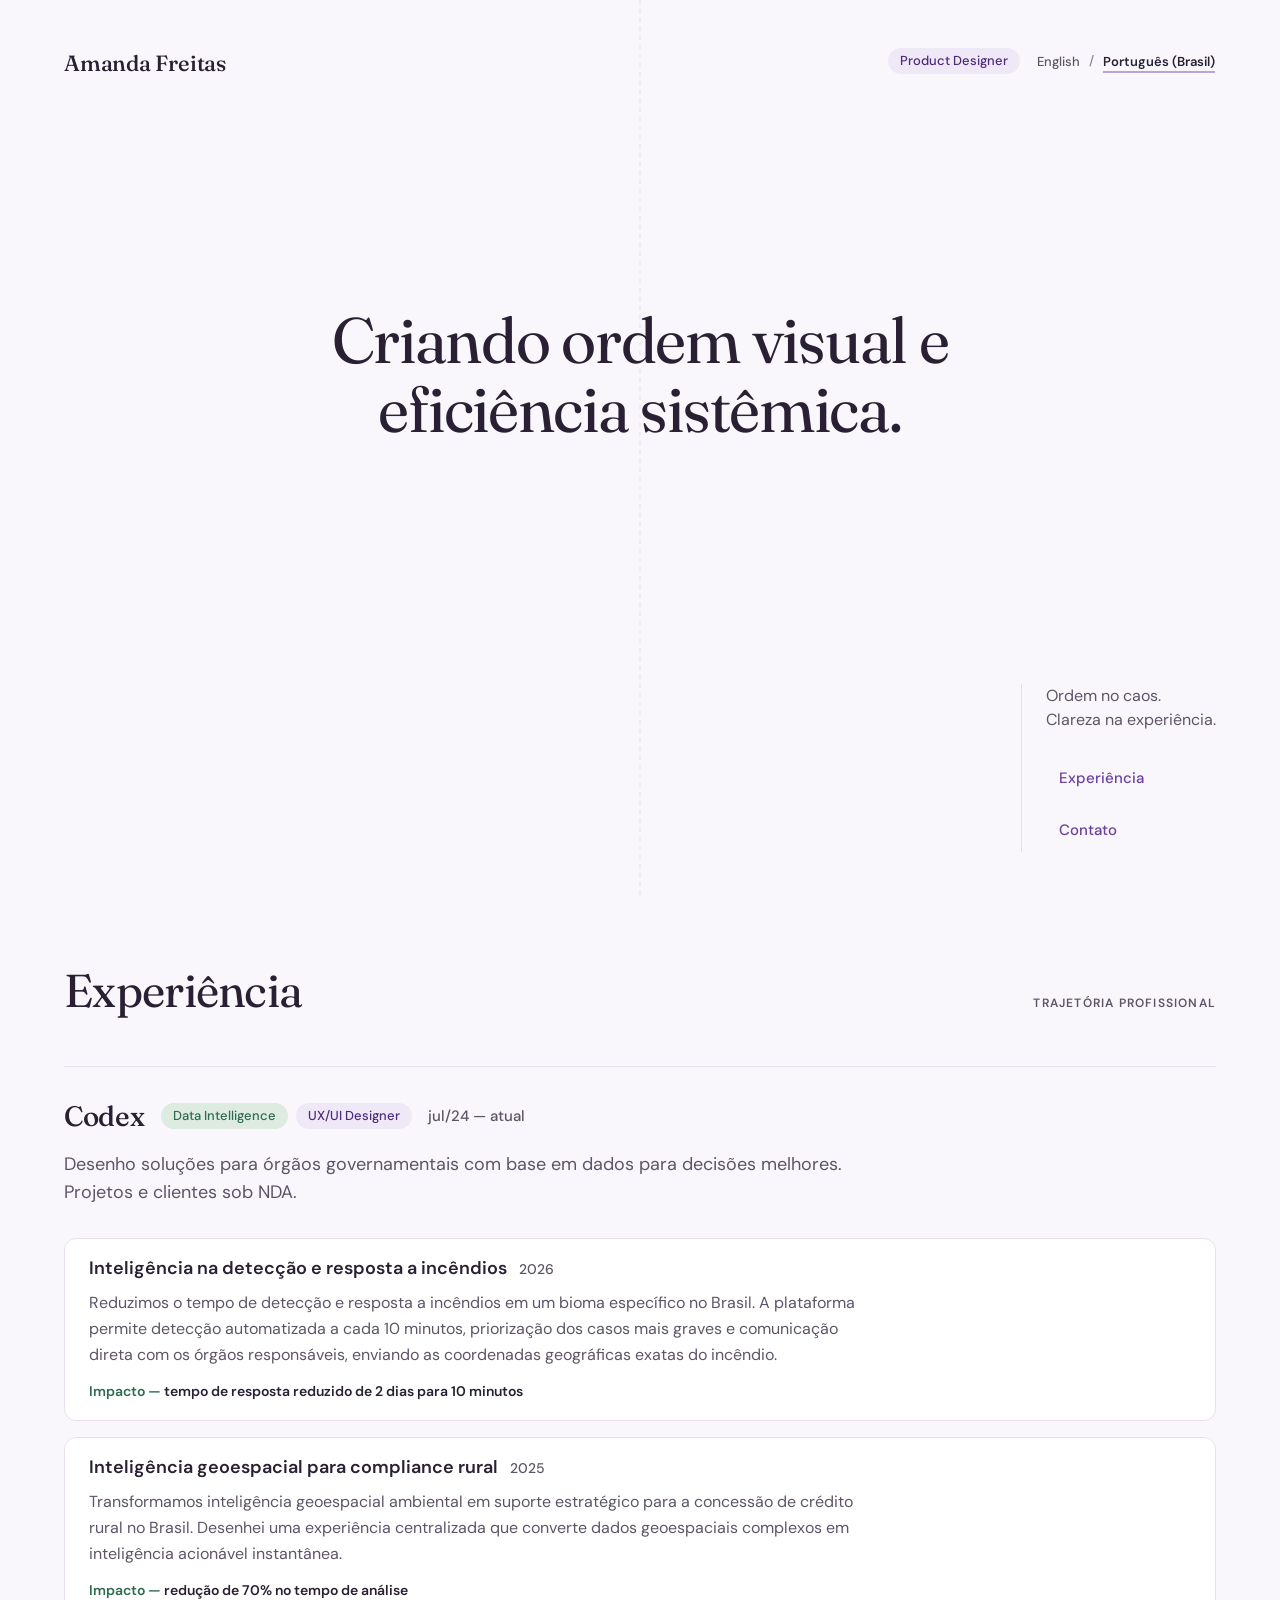
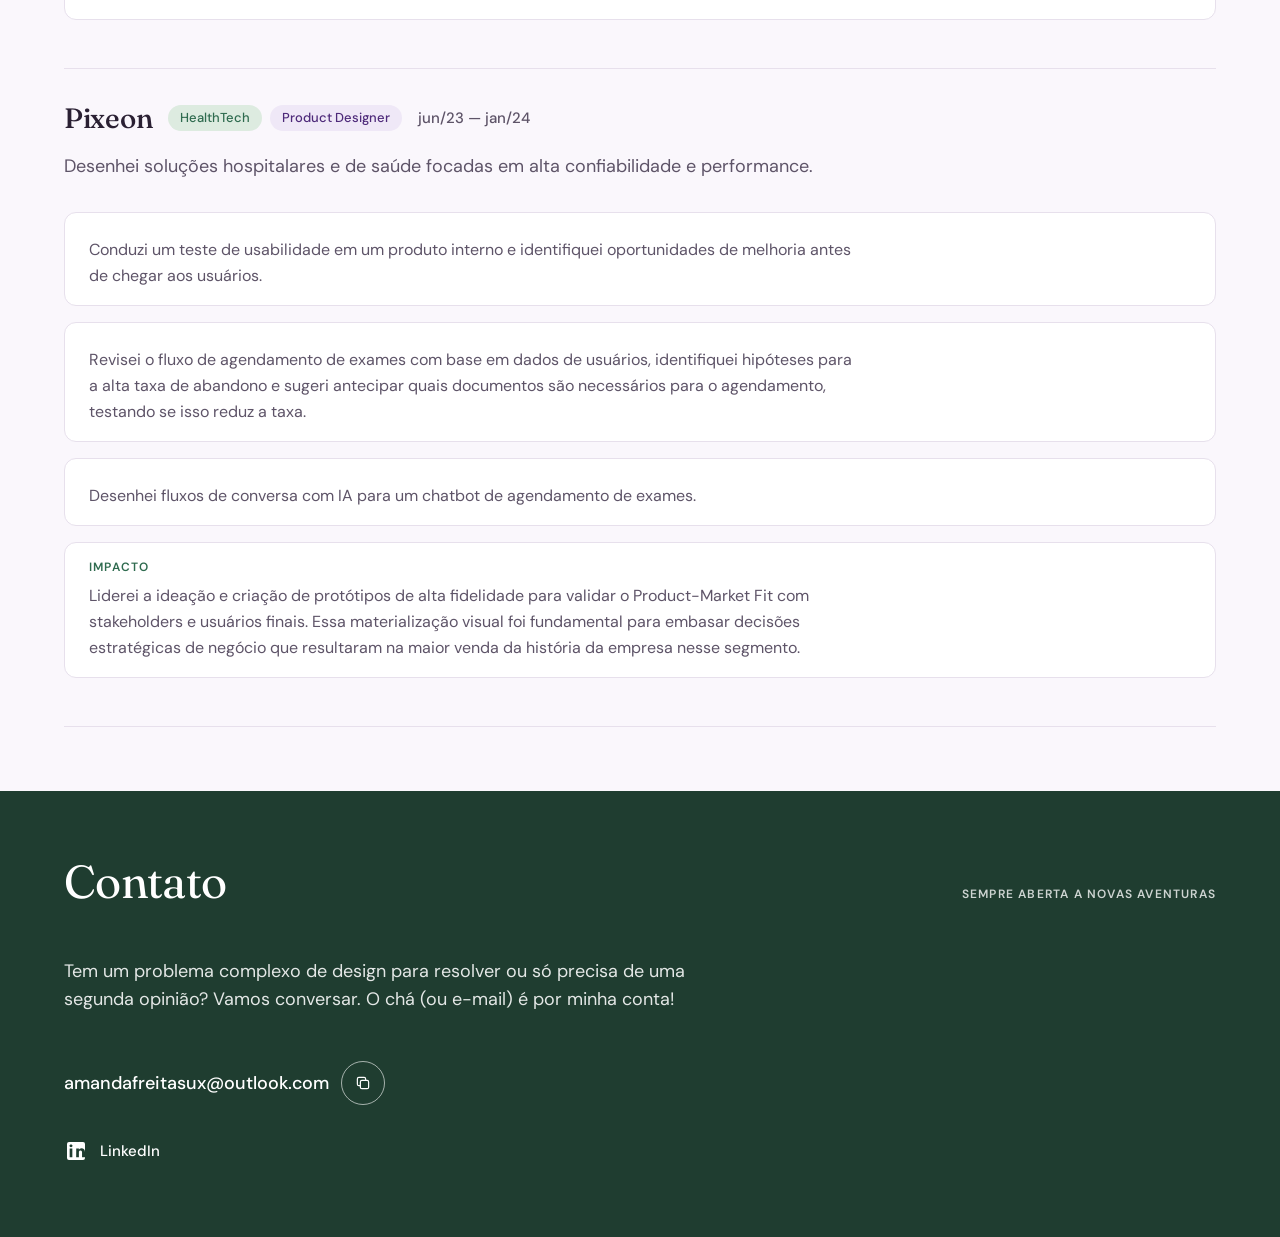
<file: index.html>
<!DOCTYPE html>
<html lang="pt-BR">
<head>
<meta charset="UTF-8">
<meta name="viewport" content="width=device-width, initial-scale=1.0">
<title>Amanda Freitas — Product Design</title>
<link rel="preconnect" href="https://fonts.googleapis.com">
<link href="https://fonts.googleapis.com/css2?family=Fraunces:ital,opsz,wght@0,9..144,300..700;1,9..144,300..700&family=DM+Sans:ital,opsz,wght@0,9..40,300..700;1,9..40,300..700&display=swap" rel="stylesheet">
<style>
  /* ================= VIVA — design tokens (fonte: Viva / tokens.json) ================= */
  :root{
    /* cor */
    --fundo:#FAF7FC;
    --superficie:#FFFFFF;
    --tinta:#2A2033;
    --tinta-suave:#5E5468;
    --borda:#E7E0EC;
    --borda-controle:#8C8296;
    --quaresmeira:#6B3FA0;
    --quaresmeira-escura:#4E2A7A;
    --lavanda:#B9A3D9;
    --manaca:#EFE8F7;
    --folha:#2F6B4F;
    --folha-clara:#DDEBE0;
    --musgo:#1F3D30;
    --polen:#E3B04B;
    --erro:#B3261E;

    /* tipografia */
    --font-serif:Fraunces, Georgia, "Times New Roman", serif;
    --font-sans:"DM Sans", system-ui, -apple-system, "Segoe UI", sans-serif;

    /* espaço */
    --espaco-1:4px;
    --espaco-2:8px;
    --espaco-3:12px;
    --espaco-4:16px;
    --espaco-6:24px;
    --espaco-8:32px;
    --espaco-12:48px;
    --espaco-16:64px;

    /* raio */
    --raio-sm:6px;
    --raio-md:12px;
    --raio-lg:24px;
    --raio-pilula:999px;

    /* sombra */
    --sombra-suave:0 1px 2px rgba(42,32,51,0.06), 0 4px 12px rgba(42,32,51,0.06);
    --sombra-flutuante:0 12px 32px rgba(42,32,51,0.14);
  }

  *{margin:0;padding:0;box-sizing:border-box;}

  html,body{
    width:100%;
    height:100%;
    background:var(--fundo);
    color:var(--tinta);
    font-family:var(--font-sans);
    font-size:16px;
    line-height:26px;
    -webkit-font-smoothing:antialiased;
  }

  [hidden]{ display:none !important; }

  /* foco visível em tudo que é interativo: anel de 2px em quaresmeira, 2px de afastamento */
  a:focus-visible,
  button:focus-visible{
    outline:2px solid var(--quaresmeira);
    outline-offset:2px;
  }

  .hero{
    position:relative;
    width:100%;
    height:100vh;
    display:flex;
    flex-direction:column;
    justify-content:space-between;
    padding:var(--espaco-12) var(--espaco-16);
  }

  .hero::before{
    content:"";
    position:absolute;
    top:0;
    left:50%;
    width:1px;
    height:100%;
    background:repeating-linear-gradient(to bottom, var(--borda) 0 4px, transparent 4px 9px);
    transform:translateX(-0.5px);
    pointer-events:none;
  }

  /* ---------- TOP BAR ---------- */
  .topbar{
    position:relative;
    z-index:5;
    display:flex;
    justify-content:space-between;
    align-items:flex-start;
  }

  .name{
    font-family:var(--font-serif);
    font-size:22px;
    line-height:30px;
    font-weight:500;
    letter-spacing:-0.01em;
    color:var(--tinta);
  }

  /* Etiqueta (lavanda) */
  .tag{
    display:inline-flex;
    align-items:center;
    height:26px;
    padding:0 var(--espaco-3);
    border-radius:var(--raio-pilula);
    background:var(--manaca);
    color:var(--quaresmeira-escura);
    font-size:13px;
    line-height:18px;
    font-weight:500;
    white-space:nowrap;
  }

  /* ---------- HEADLINE ---------- */
  /* gap header -> headline was (50vh - header - half headline); cut by 25% */
  .headline{
    --h1-size:clamp(40px, 5.4vw, 64px);
    --header-bottom:78px;
    position:absolute;
    top:calc(50% - (50vh - var(--header-bottom) - 1.08 * var(--h1-size)) * 0.25);
    left:50%;
    transform:translate(-50%,-50%);
    width:90%;
    z-index:4;
    text-align:center;
    pointer-events:none;
  }

  .headline h1{
    font-family:var(--font-serif);
    font-size:var(--h1-size);
    font-weight:400;
    letter-spacing:-0.02em;
    line-height:1.08;
    color:var(--tinta);
    margin:0 auto;
  }

  /* ---------- BOTTOM CTA ---------- */
  .bottom{
    position:relative;
    z-index:5;
    display:flex;
    justify-content:flex-end;
    align-items:flex-end;
  }

  .cta{
    display:flex;
    flex-direction:column;
    align-items:flex-start;
    gap:var(--espaco-6);
    border-left:1px solid var(--borda);
    padding-left:var(--espaco-6);
  }

  .cta p{
    font-size:16px;
    line-height:24px;
    font-weight:400;
    color:var(--tinta-suave);
    text-align:left;
  }

  /* Botao (pílula) */
  .btn{
    display:inline-flex;
    align-items:center;
    justify-content:center;
    gap:var(--espaco-2);
    box-sizing:border-box;
    height:44px;
    padding:0 var(--espaco-6);
    border-radius:var(--raio-pilula);
    border:1px solid transparent;
    font-family:var(--font-sans);
    font-size:15px;
    line-height:20px;
    font-weight:500;
    text-decoration:none;
    cursor:pointer;
    transition:background-color .18s ease-out, border-color .18s ease-out, color .18s ease-out;
  }
  .btn--primary{ background:var(--quaresmeira); color:var(--superficie); }
  .btn--primary:hover{ background:var(--quaresmeira-escura); }
  .btn--secondary{ background:var(--superficie); color:var(--tinta); border-color:var(--borda-controle); }
  .btn--secondary:hover{ background:var(--manaca); border-color:var(--quaresmeira); color:var(--quaresmeira-escura); }
  .btn--text{ background:transparent; color:var(--quaresmeira); padding:0 var(--espaco-3); }
  .btn--text:hover{ background:var(--manaca); color:var(--quaresmeira-escura); }

  .btn-group{
    display:flex;
    flex-direction:column;
    align-items:flex-start;
    gap:var(--espaco-2);
  }

  @media (max-width:820px){
    .hero{ padding:var(--espaco-6); }
    .headline{ --h1-size:clamp(32px,9vw,44px); --header-bottom:84px; }
    .cta{ border-left:none; border-top:1px solid var(--borda); padding-left:0; padding-top:var(--espaco-4); align-items:flex-start; }
  }

  /* ================= MY WORK ================= */
  .work{
    position:relative;
    padding:var(--espaco-16) var(--espaco-16);
  }

  .work-head{
    display:flex;
    align-items:baseline;
    justify-content:space-between;
    margin-bottom:var(--espaco-12);
  }

  .work-head h2{
    font-family:var(--font-serif);
    font-size:clamp(32px, 3.6vw, 48px);
    line-height:1.17;
    font-weight:400;
    letter-spacing:-0.015em;
    color:var(--tinta);
  }

  /* sobretítulo */
  .work-head span{
    font-size:12px;
    line-height:16px;
    font-weight:600;
    letter-spacing:0.1em;
    text-transform:uppercase;
    color:var(--tinta-suave);
  }

  .work-list{
    border-top:1px solid var(--borda);
  }

  .work-item{
    position:relative;
    border-bottom:1px solid var(--borda);
    padding:var(--espaco-8) 0 var(--espaco-12);
    transition:padding-left .2s ease-out;
  }

  .work-item::before{
    content:"";
    position:absolute;
    left:0;
    top:var(--espaco-8);
    bottom:var(--espaco-12);
    width:0;
    border-radius:var(--raio-pilula);
    background:var(--lavanda);
    transition:width .2s ease-out;
  }

  .work-item:hover{
    padding-left:var(--espaco-6);
  }

  .work-item:hover::before{
    width:4px;
  }

  .work-row{
    display:flex;
    align-items:baseline;
    flex-wrap:wrap;
    row-gap:6px;
  }

  .work-summary{
    margin-top:var(--espaco-4);
    font-size:18px;
    line-height:28px;
    color:var(--tinta-suave);
    max-width:68ch;
  }

  /* ---- named / dated projects (e.g. Codex) ---- */
  .project-list{
    margin-top:var(--espaco-8);
    display:flex;
    flex-direction:column;
    gap:var(--espaco-4);
  }

  .project{
    padding:var(--espaco-4) var(--espaco-6);
    background:var(--superficie);
    border:1px solid var(--borda);
    border-radius:var(--raio-md);
  }

  .project-head{
    display:flex;
    align-items:baseline;
    gap:var(--espaco-3);
    flex-wrap:wrap;
  }

  .project-head h3{
    font-size:18px;
    line-height:26px;
    font-weight:600;
    color:var(--tinta);
  }

  .project-year{
    font-size:14px;
    font-weight:500;
    color:var(--tinta-suave);
  }

  .project-desc{
    margin-top:var(--espaco-2);
    font-size:16px;
    line-height:26px;
    color:var(--tinta-suave);
    max-width:70ch;
  }

  .project-impact{
    display:inline-block;
    margin-top:var(--espaco-3);
    font-size:14px;
    line-height:22px;
    font-weight:600;
    color:var(--folha);
  }

  .project-impact b{
    font-weight:600;
    color:var(--tinta);
  }

  .impact-label{
    display:block;
    font-size:12px;
    line-height:16px;
    font-weight:600;
    letter-spacing:0.1em;
    text-transform:uppercase;
    color:var(--folha);
    margin-bottom:var(--espaco-2);
  }

  .w-company{
    font-family:var(--font-serif);
    font-size:clamp(24px, 2.2vw, 28px);
    line-height:1.25;
    font-weight:500;
    color:var(--tinta);
    letter-spacing:-0.01em;
    margin-right:var(--espaco-4);
  }

  .work-row{ align-items:center; column-gap:var(--espaco-2); }
  .w-company{ margin-right:var(--espaco-2); }

  /* Etiqueta: segmento da empresa (folha) e cargo (lavanda) */
  .w-segment,
  .w-role{
    display:inline-flex;
    align-items:center;
    height:26px;
    padding:0 var(--espaco-3);
    border-radius:var(--raio-pilula);
    font-size:13px;
    line-height:18px;
    font-weight:500;
    white-space:nowrap;
  }
  .w-segment{ background:var(--folha-clara); color:var(--folha); }
  .w-role{ background:var(--manaca); color:var(--quaresmeira-escura); }

  .w-date{
    margin-left:var(--espaco-2);
    font-size:15px;
    font-weight:500;
    color:var(--tinta-suave);
  }

  @media (max-width:820px){
    .work{ padding:var(--espaco-12) var(--espaco-6); }
    .work-head{ flex-direction:column; align-items:flex-start; gap:var(--espaco-2); }
    .work-item{ padding:var(--espaco-8) 0; }
    .work-item::before{ top:var(--espaco-8); bottom:var(--espaco-8); }
    .w-company{
      flex-basis:100%;
      margin-right:0;
      margin-bottom:var(--espaco-2);
    }
    .w-date{ margin-left:0; flex-basis:100%; margin-top:var(--espaco-1); }
    .project{ padding:var(--espaco-4); }
  }

  /* ================= PROJECTS ================= */
  .projects{
    padding:var(--espaco-16) var(--espaco-16);
    background:var(--manaca);
  }

  .project-grid{
    display:grid;
    grid-template-columns:repeat(auto-fill, minmax(320px, 1fr));
    gap:var(--espaco-6);
    margin-top:var(--espaco-12);
  }

  /* CartaoProjeto — a pétala: três cantos raio-lg, o inferior esquerdo raio-sm */
  .project-card{
    position:relative;
    display:flex;
    flex-direction:column;
    gap:var(--espaco-4);
    padding:var(--espaco-8);
    background:var(--superficie);
    border:1px solid var(--borda);
    border-radius:var(--raio-lg) var(--raio-lg) var(--raio-lg) var(--raio-sm);
    transition:box-shadow .2s ease-out, transform .2s ease-out;
  }

  .project-card:hover{
    box-shadow:var(--sombra-suave);
    transform:translateY(-2px);
  }




  .project-card-title{
    font-family:var(--font-serif);
    font-size:24px;
    line-height:32px;
    font-weight:500;
    color:var(--tinta);
  }

  .project-card-tags{
    display:flex;
    flex-wrap:wrap;
    gap:var(--espaco-2);
  }

  /* Etiqueta: a primeira em lavanda, as demais neutras */
  .project-card-tags span{
    display:inline-flex;
    align-items:center;
    height:26px;
    padding:0 var(--espaco-3);
    border-radius:var(--raio-pilula);
    font-size:13px;
    line-height:18px;
    font-weight:500;
    white-space:nowrap;
    color:var(--tinta-suave);
    box-shadow:inset 0 0 0 1px var(--borda);
  }

  .project-card-tags span:first-child{
    background:var(--manaca);
    color:var(--quaresmeira-escura);
    box-shadow:none;
  }

  .project-card-summary{
    font-size:14px;
    line-height:22px;
    color:var(--tinta-suave);
    flex-grow:1;
  }


  /* LinkSeta */
  .project-card-cta{
    display:inline-flex;
    align-items:center;
    gap:var(--espaco-2);
    align-self:flex-start;
    margin-top:var(--espaco-1);
    font-size:15px;
    font-weight:500;
    color:var(--quaresmeira);
    text-decoration:underline;
    text-decoration-color:var(--lavanda);
    text-decoration-thickness:1.5px;
    text-underline-offset:5px;
    border-radius:var(--raio-sm);
    transition:color .18s ease-out;
  }

  .project-card-cta svg{
    width:18px;
    height:18px;
    transition:transform .18s ease-out;
  }

  .project-card-cta:hover{
    color:var(--quaresmeira-escura);
    text-decoration-color:currentColor;
  }

  .project-card-cta:hover svg{
    transform:translateX(3px);
  }

  @media (max-width:820px){
    .projects{ padding:var(--espaco-12) var(--espaco-6); }
    .project-grid{ grid-template-columns:1fr; margin-top:var(--espaco-8); }
    .project-card{ padding:var(--espaco-6); }
  }

  /* ================= CONTACT ================= */
  .contact{
    padding:var(--espaco-16) var(--espaco-16);
    background:var(--musgo);
    color:var(--superficie);
  }

  .contact .work-head h2{
    color:var(--superficie);
  }

  .contact .work-head span{
    color:rgba(255,255,255,0.78);
  }

  .contact-copy{
    margin-top:var(--espaco-6);
    font-size:18px;
    line-height:28px;
    color:rgba(255,255,255,0.88);
    max-width:56ch;
  }

  .contact-actions{
    display:flex;
    flex-direction:column;
    align-items:flex-start;
    gap:var(--espaco-6);
    margin-top:var(--espaco-12);
  }

  /* email + copy button */
  .email-row{
    position:relative;
    display:flex;
    align-items:center;
    gap:var(--espaco-3);
  }

  .email-text{
    font-size:18px;
    line-height:28px;
    font-weight:500;
    color:var(--superficie);
  }

  .copy-btn{
    display:flex;
    align-items:center;
    justify-content:center;
    width:44px;
    height:44px;
    border-radius:50%;
    border:1px solid rgba(255,255,255,0.6);
    background:none;
    color:var(--superficie);
    cursor:pointer;
    transition:background-color .18s ease-out, border-color .18s ease-out, color .18s ease-out;
  }

  .copy-btn svg{
    width:18px;
    height:18px;
  }

  .copy-btn:hover{
    background:rgba(255,255,255,0.1);
    border-color:var(--lavanda);
    color:var(--lavanda);
  }

  .contact a:focus-visible,
  .contact button:focus-visible{
    outline-color:var(--lavanda);
  }

  .copy-feedback{
    position:absolute;
    left:0;
    bottom:-26px;
    font-size:13px;
    line-height:18px;
    font-weight:600;
    color:var(--polen);
    opacity:0;
    transform:translateY(-4px);
    transition:opacity .2s ease-out, transform .2s ease-out;
    pointer-events:none;
  }

  .copy-feedback.show{
    opacity:1;
    transform:translateY(0);
  }

  /* LinkedIn — ícone + texto, sem preenchimento nem contorno */
  .linkedin-btn{
    display:inline-flex;
    align-items:center;
    gap:var(--espaco-3);
    min-height:44px;
    padding:0;
    border:none;
    background:none;
    color:var(--superficie);
    font-size:15px;
    font-weight:500;
    text-decoration:none;
    border-radius:var(--raio-sm);
    transition:color .18s ease-out;
  }

  .linkedin-btn svg{
    width:24px;
    height:24px;
  }

  .linkedin-btn:hover{
    color:var(--lavanda);
  }

  @media (max-width:820px){
    .contact{ padding:var(--espaco-12) var(--espaco-6); }
    .email-row{ flex-wrap:wrap; }
  }

  /* ================= LANGUAGE SWITCHER ================= */
  .topbar-right{
    display:flex;
    align-items:center;
    gap:var(--espaco-4);
  }

  .lang-switch{
    display:flex;
    align-items:center;
    gap:var(--espaco-2);
    font-size:13px;
    font-weight:500;
  }

  .lang-sep{
    color:var(--borda-controle);
  }

  .lang-btn{
    background:none;
    border:none;
    padding:2px 1px;
    font-family:var(--font-sans);
    font-size:13px;
    font-weight:500;
    color:var(--tinta-suave);
    cursor:pointer;
    border-radius:var(--raio-sm);
    transition:color .18s ease-out;
  }

  .lang-btn:hover{
    color:var(--quaresmeira);
  }

  .lang-btn.is-active{
    color:var(--tinta);
    font-weight:600;
    text-decoration:underline;
    text-decoration-color:var(--lavanda);
    text-decoration-thickness:1.5px;
    text-underline-offset:5px;
  }

  @media (max-width:820px){
    .topbar-right{
      flex-direction:column;
      align-items:flex-end;
      gap:var(--espaco-2);
    }
  }

  @media (prefers-reduced-motion: reduce){
    *, *::before, *::after{ transition:none !important; }
    .project-card:hover{ transform:none; }
  }
</style>
</head>
<body>

<div class="hero">

  <div class="topbar">
    <div class="name" data-i18n="nav.name">Amanda Freitas</div>
    <div class="topbar-right">
      <div class="tag" data-i18n="nav.tag">Product Designer</div>
      <div class="lang-switch" role="group" data-i18n-attr="aria-label:lang.switcherLabel" aria-label="Idioma">
        <button type="button" class="lang-btn" data-lang-btn="en" aria-pressed="false" data-i18n="lang.en">English</button>
        <span class="lang-sep" aria-hidden="true">/</span>
        <button type="button" class="lang-btn" data-lang-btn="pt-BR" aria-pressed="false" data-i18n="lang.ptBR">Português (Brasil)</button>
      </div>
    </div>
  </div>


  <div class="headline">
    <h1 data-i18n="hero.headline">Criando ordem visual e<br>eficiência sistêmica.</h1>
  </div>

  <div class="bottom">
    <div class="cta">
      <p data-i18n="hero.sub">Ordem no caos.<br>Clareza na experiência.</p>
      <div class="btn-group">
        <a href="#work" class="btn btn--text" data-i18n="nav.myWork">Experiência</a>
        <a href="#projects" class="btn btn--text" data-i18n="nav.projects" hidden>Projetos</a>
        <a href="#contact" class="btn btn--text" data-i18n="nav.contact">Contato</a>
      </div>
    </div>
  </div>

</div>

<section class="work" id="work">
  <div class="work-head">
    <h2 data-i18n="work.heading">Experiência</h2>
    <span data-i18n="work.eyebrow">Trajetória profissional</span>
  </div>

  <div class="work-list">

    <div class="work-item">
      <div class="work-row">
        <div class="w-company">Codex</div>
        <div class="w-segment">Data Intelligence</div>
        <div class="w-role">UX/UI Designer</div>
        <div class="w-date" data-i18n="work.codex.date">jul/24 — atual</div>
      </div>

      <p class="work-summary" data-i18n="work.codex.summary">Desenho soluções para órgãos governamentais com base em dados para decisões melhores. Projetos e clientes sob NDA.</p>

      <div class="project-list">
        <div class="project">
          <div class="project-head">
            <h3 data-i18n="work.codex.projectA.title">Inteligência a detecção e resposta a incêndios</h3>
            <span class="project-year">2026</span>
          </div>
          <p class="project-desc" data-i18n="work.codex.projectA.desc">Reduzimos o tempo de detecção e resposta a incêndios em um bioma específico no Brasil. A plataforma permite detecção automatizada a cada 10 minutos, priorização dos casos mais graves e comunicação direta com os órgãos responsáveis, enviando as coordenadas geográficas exatas do incêndio.</p>
          <span class="project-impact"><span data-i18n="work.codex.projectA.impactLabel">Impacto —</span> <b data-i18n="work.codex.projectA.impact">tempo de resposta reduzido de 2 dias para 10 minutos</b></span>
        </div>

        <div class="project">
          <div class="project-head">
            <h3 data-i18n="work.codex.projectB.title">Inteligência geoespacial para compliance rural</h3>
            <span class="project-year">2025</span>
          </div>
          <p class="project-desc" data-i18n="work.codex.projectB.desc">Transformamos inteligência geoespacial ambiental em suporte estratégico para a concessão de crédito rural no Brasil. Desenhei uma experiência centralizada que converte dados geoespaciais complexos em inteligência acionável instantânea.</p>
          <span class="project-impact"><span data-i18n="work.codex.projectB.impactLabel">Impacto —</span> <b data-i18n="work.codex.projectB.impact">redução de 70% no tempo de análise</b></span>
        </div>
      </div>
    </div>

    <div class="work-item">
      <div class="work-row">
        <div class="w-company">Pixeon</div>
        <div class="w-segment">HealthTech</div>
        <div class="w-role">Product Designer</div>
        <div class="w-date" data-i18n="work.pixeon.date">jun/23 — jan/24</div>
      </div>

      <p class="work-summary" data-i18n="work.pixeon.summary">Desenhei soluções hospitalares e de saúde focadas em alta confiabilidade e performance.</p>

      <div class="project-list">
        <div class="project">
          <p class="project-desc" data-i18n="work.pixeon.item1">Conduzi um teste de usabilidade em um produto interno e identifiquei oportunidades de melhoria antes de chegar aos usuários.</p>
        </div>

        <div class="project">
          <p class="project-desc" data-i18n="work.pixeon.item2">Revisei o fluxo de agendamento de exames com base em dados de usuários, identifiquei hipóteses para a alta taxa de abandono e sugeri antecipar quais documentos são necessários para o agendamento, testando se isso reduz a taxa.</p>
        </div>

        <div class="project">
          <p class="project-desc" data-i18n="work.pixeon.item3">Desenhei fluxos de conversa com IA para um chatbot de agendamento de exames.</p>
        </div>

        <div class="project">
          <span class="impact-label" data-i18n="work.pixeon.impactLabel">Impacto</span>
          <p class="project-desc" data-i18n="work.pixeon.impact">Liderei a ideação e criação de protótipos de alta fidelidade para validar o Product-Market Fit com stakeholders e usuários finais. Essa materialização visual foi fundamental para embasar decisões estratégicas de negócio que resultaram na maior venda da história da empresa nesse segmento.</p>
        </div>
      </div>
    </div>

  </div>
</section>

<!-- Seção temporariamente oculta (atributo "hidden" aqui e no botão "Projetos" do hero). Para reativar, remova o "hidden". -->
<section class="projects" id="projects" hidden>
  <div class="work-head">
    <h2 data-i18n="projects.heading">Projetos</h2>
    <span data-i18n="projects.eyebrow">Atuação</span>
  </div>

  <div class="project-grid">

    <article class="project-card">
      <h3 class="project-card-title" data-i18n="projects.ecorisk.title">Inteligência geoespacial para compliance rural</h3>

      <div class="project-card-tags">
        <span data-i18n="projects.ecorisk.tag1">UX/UI Design</span>
        <span data-i18n="projects.ecorisk.tag2">Pensamento sistêmico</span>
        <span data-i18n="projects.ecorisk.tag3">Interfaces com muitos dados</span>
      </div>

      <p class="project-card-summary" data-i18n="projects.ecorisk.summary">Transformei dados fragmentados de conformidade ambiental em uma plataforma clara e pronta para decisão, voltada a analistas de crédito.</p>

      <a href="case-study-ecorisk.html" class="project-card-cta">
        <span data-i18n="projects.ecorisk.cta">Ver case completo</span>
        <svg viewBox="0 0 24 24" fill="none" xmlns="http://www.w3.org/2000/svg" aria-hidden="true">
          <path d="M5 12H19M19 12L13 6M19 12L13 18" stroke="currentColor" stroke-width="1.6" stroke-linecap="round" stroke-linejoin="round"/>
        </svg>
      </a>
    </article>

    <!-- Future project cards can be added here, following the same .project-card structure -->

  </div>
</section>

<section class="contact" id="contact">
  <div class="work-head">
    <h2 data-i18n="contact.heading">Contato</h2>
    <span data-i18n="contact.eyebrow">Sempre aberta a novas aventuras</span>
  </div>

  <p class="contact-copy" data-i18n="contact.copy">Tem um problema complexo de design para resolver ou só precisa de uma segunda opinião? Vamos conversar. O chá (ou e-mail) é por minha conta!</p>

  <div class="contact-actions">

    <div class="email-row">
      <span class="email-text" id="emailText">amandafreitasux@outlook.com</span>
      <button class="copy-btn" id="copyBtn" onclick="copyEmail()" aria-label="Copiar endereço de e-mail" data-i18n-attr="aria-label:contact.copyEmailLabel">
        <svg viewBox="0 0 24 24" fill="none" xmlns="http://www.w3.org/2000/svg">
          <rect x="8.5" y="8.5" width="11" height="11" rx="2" stroke="currentColor" stroke-width="1.6"/>
          <path d="M15.5 8.5V6.5C15.5 5.39543 14.6046 4.5 13.5 4.5H6.5C5.39543 4.5 4.5 5.39543 4.5 6.5V13.5C4.5 14.6046 5.39543 15.5 6.5 15.5H8.5" stroke="currentColor" stroke-width="1.6"/>
        </svg>
      </button>
      <span class="copy-feedback" id="copyFeedback" data-i18n="contact.copied">Copiado</span>
    </div>

    <a class="linkedin-btn" href="https://www.linkedin.com/in/amandafreitas/" target="_blank" rel="noopener">
      <svg viewBox="0 0 24 24" fill="currentColor" xmlns="http://www.w3.org/2000/svg">
        <path d="M19 3a2 2 0 0 1 2 2v14a2 2 0 0 1-2 2H5a2 2 0 0 1-2-2V5a2 2 0 0 1 2-2h14zM8.34 18.34V9.38H5.67v8.96h2.67zM7 8.19c.93 0 1.5-.62 1.5-1.39-.02-.79-.57-1.39-1.48-1.39-.91 0-1.5.6-1.5 1.39 0 .77.57 1.39 1.47 1.39H7zM18.34 18.34h2.67v-5.14c0-2.75-1.47-4.03-3.43-4.03-1.58 0-2.29.87-2.69 1.48V9.38h-2.67c.03.76 0 8.96 0 8.96h2.67v-5.01c0-.26.02-.53.1-.72.21-.54.7-1.09 1.53-1.09 1.08 0 1.52.82 1.52 2.03v4.79z"/>
      </svg>
      <span data-i18n="contact.linkedin">LinkedIn</span>
    </a>

  </div>
</section>

<script>
  function copyEmail(){
    const email = document.getElementById('emailText').textContent.trim();
    const feedback = document.getElementById('copyFeedback');
    const showFeedback = () => {
      feedback.classList.add('show');
      setTimeout(() => feedback.classList.remove('show'), 1800);
    };
    if(navigator.clipboard && navigator.clipboard.writeText){
      navigator.clipboard.writeText(email).then(showFeedback).catch(showFeedback);
    } else {
      const temp = document.createElement('textarea');
      temp.value = email;
      document.body.appendChild(temp);
      temp.select();
      document.execCommand('copy');
      document.body.removeChild(temp);
      showFeedback();
    }
  }
</script>

<script src="i18n/i18n.js"></script>
<script>
  // Keep the document title in sync with the active locale.
  var PAGE_TITLES = { en: "Amanda Freitas — Product Design", "pt-BR": "Amanda Freitas — Product Design" };
  document.addEventListener('localechange', function (e) {
    document.title = PAGE_TITLES[e.detail.locale] || document.title;
  });
</script>

</body>
</html>
</file>
